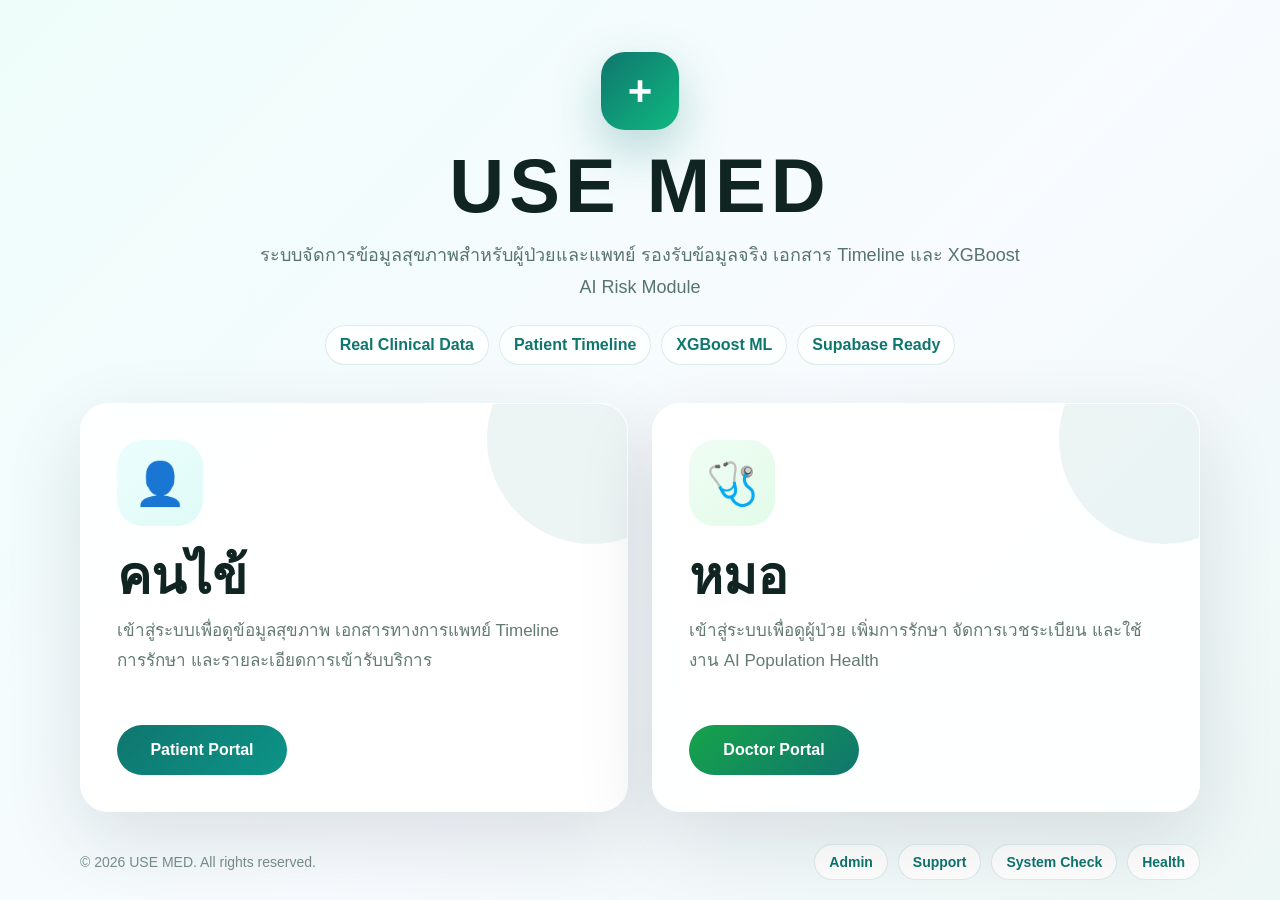
<file: public/index.html>
<!doctype html>
<html lang="th">
<head>
  <meta charset="utf-8">
  <meta name="viewport" content="width=device-width, initial-scale=1">
  <title>USE MED</title>
  <style>
    *{box-sizing:border-box}body{margin:0;min-height:100vh;font-family:Arial,Tahoma,sans-serif;color:#102522;background:linear-gradient(135deg,#eefdfa,#f8fbff 55%,#edf7f5)}.page{min-height:100vh;display:grid;grid-template-rows:auto 1fr auto;padding:32px 20px 20px}.hero{max-width:1120px;margin:0 auto;text-align:center;padding:20px 0}.logo{width:78px;height:78px;margin:0 auto 18px;border-radius:24px;display:grid;place-items:center;background:linear-gradient(135deg,#0f766e,#10b981);color:#fff;font-size:42px;font-weight:900;box-shadow:0 20px 50px rgba(15,118,110,.28)}h1{margin:0;font-size:clamp(42px,6vw,76px);line-height:1;letter-spacing:5px}.subtitle{margin:16px auto 0;max-width:760px;color:#58736d;font-size:18px;line-height:1.75}.chips{display:flex;flex-wrap:wrap;gap:10px;justify-content:center;margin-top:22px}.chip{padding:10px 14px;border-radius:999px;background:rgba(255,255,255,.86);border:1px solid rgba(15,118,110,.14);color:#0f766e;font-weight:800}.main{width:100%;max-width:1120px;margin:18px auto;display:grid;grid-template-columns:repeat(2,minmax(260px,1fr));gap:24px;align-items:stretch}.card{position:relative;overflow:hidden;min-height:310px;padding:36px;border-radius:28px;text-decoration:none;color:#102522;background:rgba(255,255,255,.92);border:1px solid rgba(255,255,255,.8);box-shadow:0 28px 80px rgba(15,23,42,.12);display:flex;flex-direction:column;justify-content:space-between;transition:transform .18s ease,box-shadow .18s ease}.card:before{content:"";position:absolute;right:-70px;top:-70px;width:210px;height:210px;border-radius:50%;background:rgba(15,118,110,.08)}.card:hover{transform:translateY(-6px);box-shadow:0 38px 100px rgba(15,23,42,.18)}.icon{width:86px;height:86px;border-radius:26px;display:grid;place-items:center;margin-bottom:24px;background:linear-gradient(135deg,#ecfeff,#dffbf6);font-size:42px}.doctor .icon{background:linear-gradient(135deg,#f0fdf4,#e2fbe9)}h2{margin:0 0 12px;font-size:clamp(34px,4vw,52px);line-height:1.05}.card p{margin:0;color:#637a74;font-size:17px;line-height:1.75}.cta{margin-top:28px;display:inline-flex;width:max-content;min-width:170px;height:50px;align-items:center;justify-content:center;padding:0 24px;border-radius:999px;color:#fff;background:linear-gradient(135deg,#0f766e,#0d9488);font-weight:900}.doctor .cta{background:linear-gradient(135deg,#16a34a,#0f766e)}.footer{max-width:1120px;width:100%;margin:14px auto 0;display:flex;flex-wrap:wrap;gap:12px;justify-content:space-between;align-items:center;color:#78908a;font-size:14px}.links{display:flex;flex-wrap:wrap;gap:10px}.links a{color:#0f766e;text-decoration:none;background:#fff;border:1px solid rgba(15,118,110,.14);border-radius:999px;padding:9px 14px;font-weight:900}@media(max-width:820px){.page{padding:22px 14px}.main{grid-template-columns:1fr}.card{min-height:280px;padding:28px}.footer{justify-content:center;text-align:center}.links{justify-content:center}}
  </style>
</head>
<body>
  <div class="page">
    <header class="hero">
      <div class="logo">+</div>
      <h1>USE MED</h1>
      <p class="subtitle">ระบบจัดการข้อมูลสุขภาพสำหรับผู้ป่วยและแพทย์ รองรับข้อมูลจริง เอกสาร Timeline และ XGBoost AI Risk Module</p>
      <div class="chips">
        <span class="chip">Real Clinical Data</span>
        <span class="chip">Patient Timeline</span>
        <span class="chip">XGBoost ML</span>
        <span class="chip">Supabase Ready</span>
      </div>
    </header>

    <main class="main">
      <a class="card patient" href="patient/login.php">
        <div>
          <div class="icon">👤</div>
          <h2>คนไข้</h2>
          <p>เข้าสู่ระบบเพื่อดูข้อมูลสุขภาพ เอกสารทางการแพทย์ Timeline การรักษา และรายละเอียดการเข้ารับบริการ</p>
        </div>
        <div class="cta">Patient Portal</div>
      </a>

      <a class="card doctor" href="doctor/login.php">
        <div>
          <div class="icon">🩺</div>
          <h2>หมอ</h2>
          <p>เข้าสู่ระบบเพื่อดูผู้ป่วย เพิ่มการรักษา จัดการเวชระเบียน และใช้งาน AI Population Health</p>
        </div>
        <div class="cta">Doctor Portal</div>
      </a>
    </main>

    <footer class="footer">
      <div>© 2026 USE MED. All rights reserved.</div>
      <nav class="links">
        <a href="admin/login.php">Admin</a>
        <a href="support.php">Support</a>
        <a href="check.php">System Check</a>
        <a href="healthz.php">Health</a>
      </nav>
    </footer>
  </div>
<!-- impeccable-live-start -->
<script src="http://localhost:8400/live.js"></script>
<!-- impeccable-live-end -->
</body>
</html>
</file>
